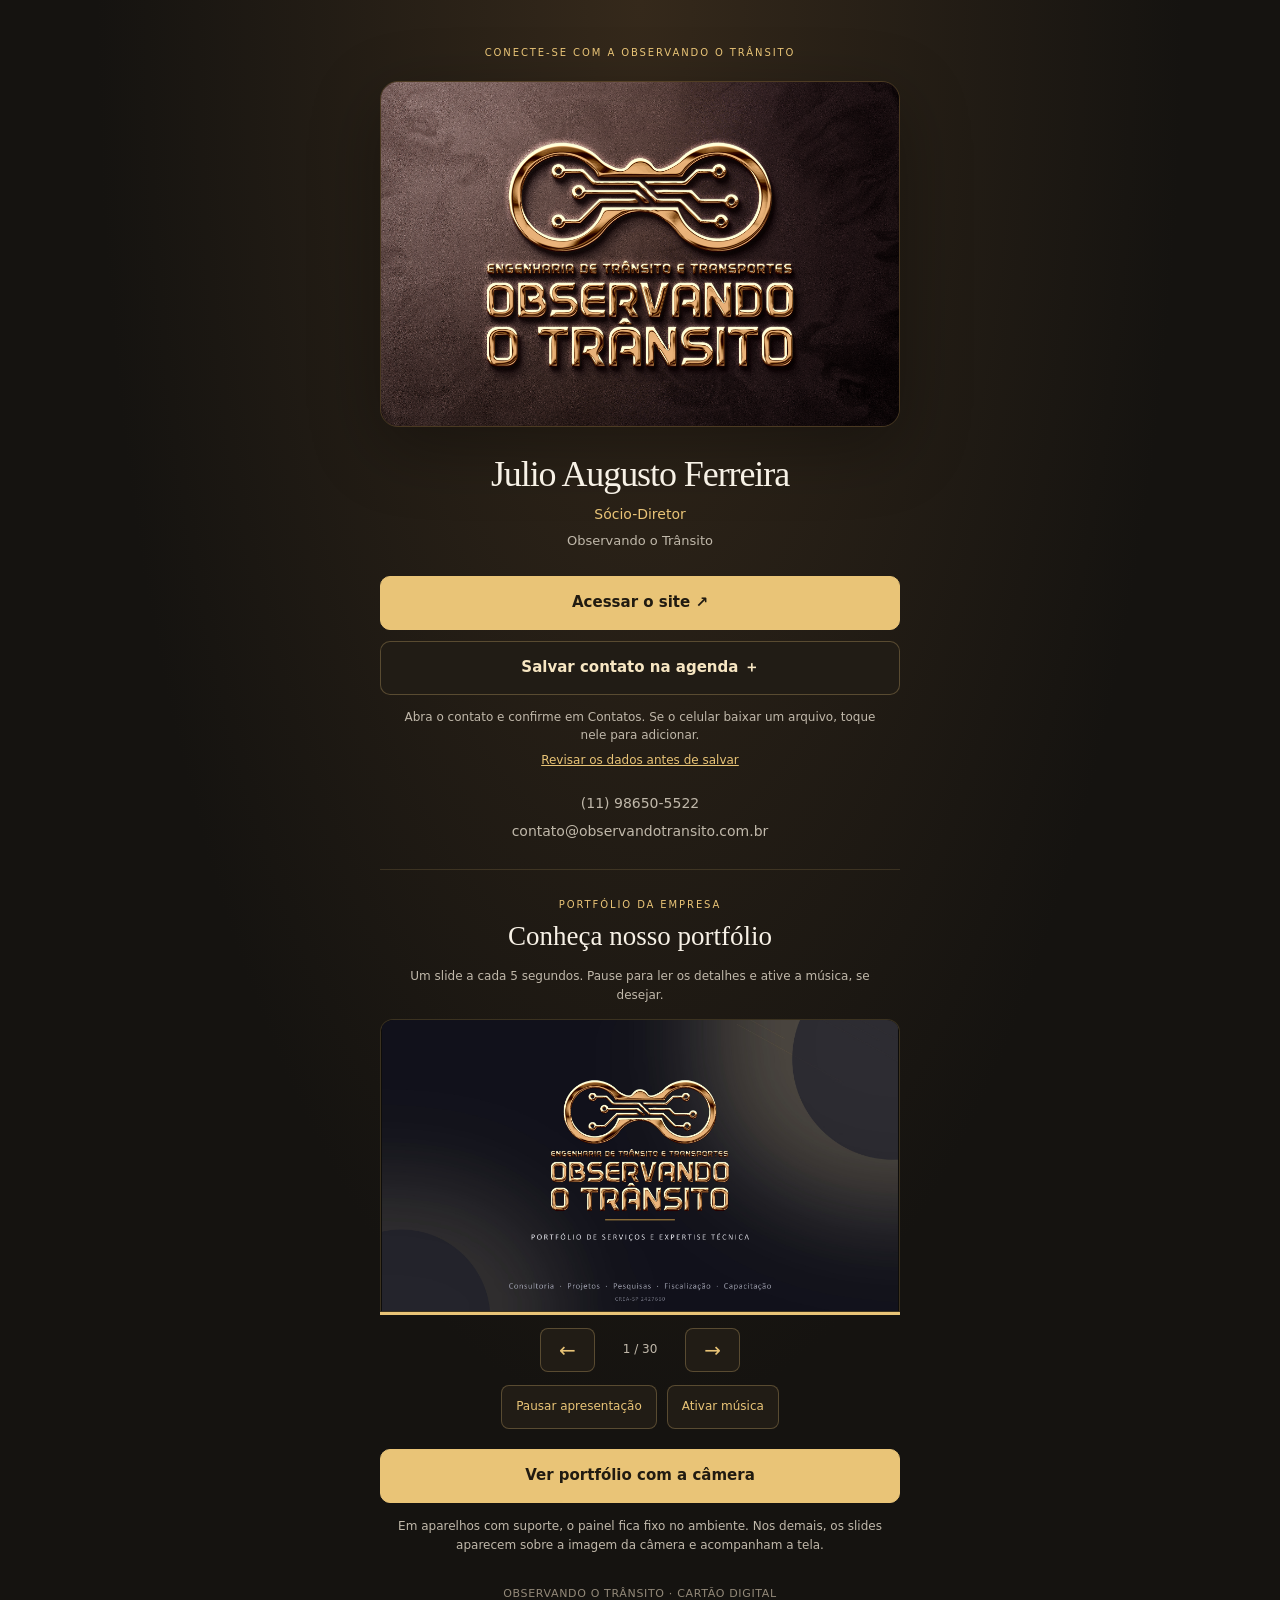
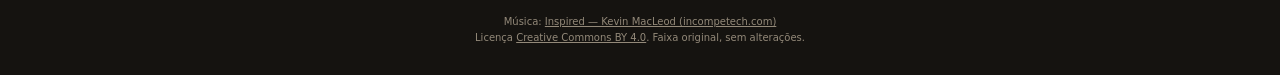
<file: index.html>
<!doctype html><html lang="pt-BR"><head>
<meta charset="utf-8"><meta name="viewport" content="width=device-width,initial-scale=1,viewport-fit=cover"><meta name="theme-color" content="#151310"><meta name="description" content="Cartão digital de Julio Augusto Ferreira. Contato e apresentação de fotos da Observando o Trânsito."><title>Julio Augusto Ferreira | Observando o Trânsito</title><link rel="stylesheet" href="galeria.css?v=4"><script defer src="galeria.js?v=4"></script>
</head><body><main>
<p class="eyebrow">Conecte-se com a Observando o Trânsito</p><img class="brand" src="logotipo-original.png" width="2048" height="1364" alt="Logotipo dourado original da Observando o Trânsito — Engenharia de Trânsito e Transportes">
<header><h1>Julio Augusto Ferreira</h1><p>Sócio-Diretor</p><div class="company">Observando o Trânsito</div></header>
<nav aria-label="Ações principais"><a class="button primary" href="https://www.observandotransito.com.br" target="_blank" rel="noopener noreferrer">Acessar o site ↗</a><a class="button secondary" href="julio-augusto-ferreira.vcf">Salvar contato na agenda ＋</a></nav>
<p class="contact-help">Abra o contato e confirme em Contatos. Se o celular baixar um arquivo, toque nele para adicionar.</p><a class="review" href="contato.html">Revisar os dados antes de salvar</a>
<div class="details"><a href="tel:+5511986505522">(11) 98650-5522</a><a href="mailto:contato@observandotransito.com.br">contato@observandotransito.com.br</a></div>
<section class="gallery" aria-labelledby="gallery-title"><p class="eyebrow">Portfólio da empresa</p><h2 id="gallery-title">Conheça nosso portfólio</h2><p class="hint">Um slide a cada 5 segundos. Pause para ler os detalhes e ative a música, se desejar.</p>
<div class="photo-stage" id="photo-stage"><img id="photo-a" class="photo active" src="portfolio-01.jpg" alt="Slide 1 do portfólio da Observando o Trânsito"><img id="photo-b" class="photo" alt="" aria-hidden="true"><div class="photo-loading" id="photo-loading" hidden>Carregando imagem…</div></div><div class="progress" aria-hidden="true"><span id="progress-fill"></span></div>
<div class="gallery-nav"><button type="button" data-action="previous" aria-label="Slide anterior">←</button><span id="photo-count" aria-live="off">1 / 30</span><button type="button" data-action="next" aria-label="Próximo slide">→</button></div><div class="tools"><button type="button" data-action="pause" aria-pressed="false">Pausar apresentação</button><button type="button" data-action="music" aria-pressed="false">Ativar música</button></div>
<button class="button primary ar-launch" type="button" id="start-experience" disabled>Preparando apresentação…</button><p class="hint" id="experience-info">Verificando os recursos disponíveis no seu navegador.</p><p class="hint" id="gallery-status" role="status"></p></section>
<footer>OBSERVANDO O TRÂNSITO · CARTÃO DIGITAL<br><span style="display:block;margin-top:12px;font-size:10px;letter-spacing:0">Música: <a style="color:inherit" href="https://incompetech.com/music/royalty-free/index.html?isrc=USUAN1600022" target="_blank" rel="noopener noreferrer">Inspired — Kevin MacLeod (incompetech.com)</a><br>Licença <a style="color:inherit" href="https://creativecommons.org/licenses/by/4.0/" target="_blank" rel="noopener noreferrer">Creative Commons BY 4.0</a>. Faixa original, sem alterações.</span></footer></main>
<div id="experience-overlay" class="experience-overlay" role="dialog" aria-modal="true" aria-label="Portfólio com a câmera" hidden><video id="camera-video" autoplay muted playsinline aria-hidden="true"></video><div class="experience-top"><span id="experience-label">Portfólio no seu ambiente</span><button id="close-experience" type="button" aria-label="Fechar apresentação com a câmera">Fechar ×</button></div><div class="camera-frame" id="camera-frame"><img id="camera-photo" src="portfolio-01.jpg" alt="Slide do portfólio"><span id="camera-count">1 / 30</span></div><div class="experience-bottom"><p id="experience-message" role="status"></p><div class="tools"><button type="button" data-action="previous" aria-label="Slide anterior">←</button><button type="button" data-action="pause" aria-pressed="false">Pausar apresentação</button><button type="button" data-action="next" aria-label="Próximo slide">→</button></div><div class="tools"><button type="button" data-action="music" aria-pressed="false">Ativar música</button><button type="button" id="reposition" hidden>Posicionar novamente</button><span id="scale-tools" hidden><button type="button" id="panel-smaller" aria-label="Diminuir tamanho do painel">Diminuir −</button> <button type="button" id="panel-larger" aria-label="Aumentar tamanho do painel">Aumentar ＋</button></span></div></div></div>
<audio id="ambient-music" src="inspired-kevin-macleod.mp3" loop preload="none"></audio><noscript><p class="hint">Ative o JavaScript para ver a sequência de fotos. Os botões de site e contato funcionam normalmente.</p></noscript></body></html>
</file>
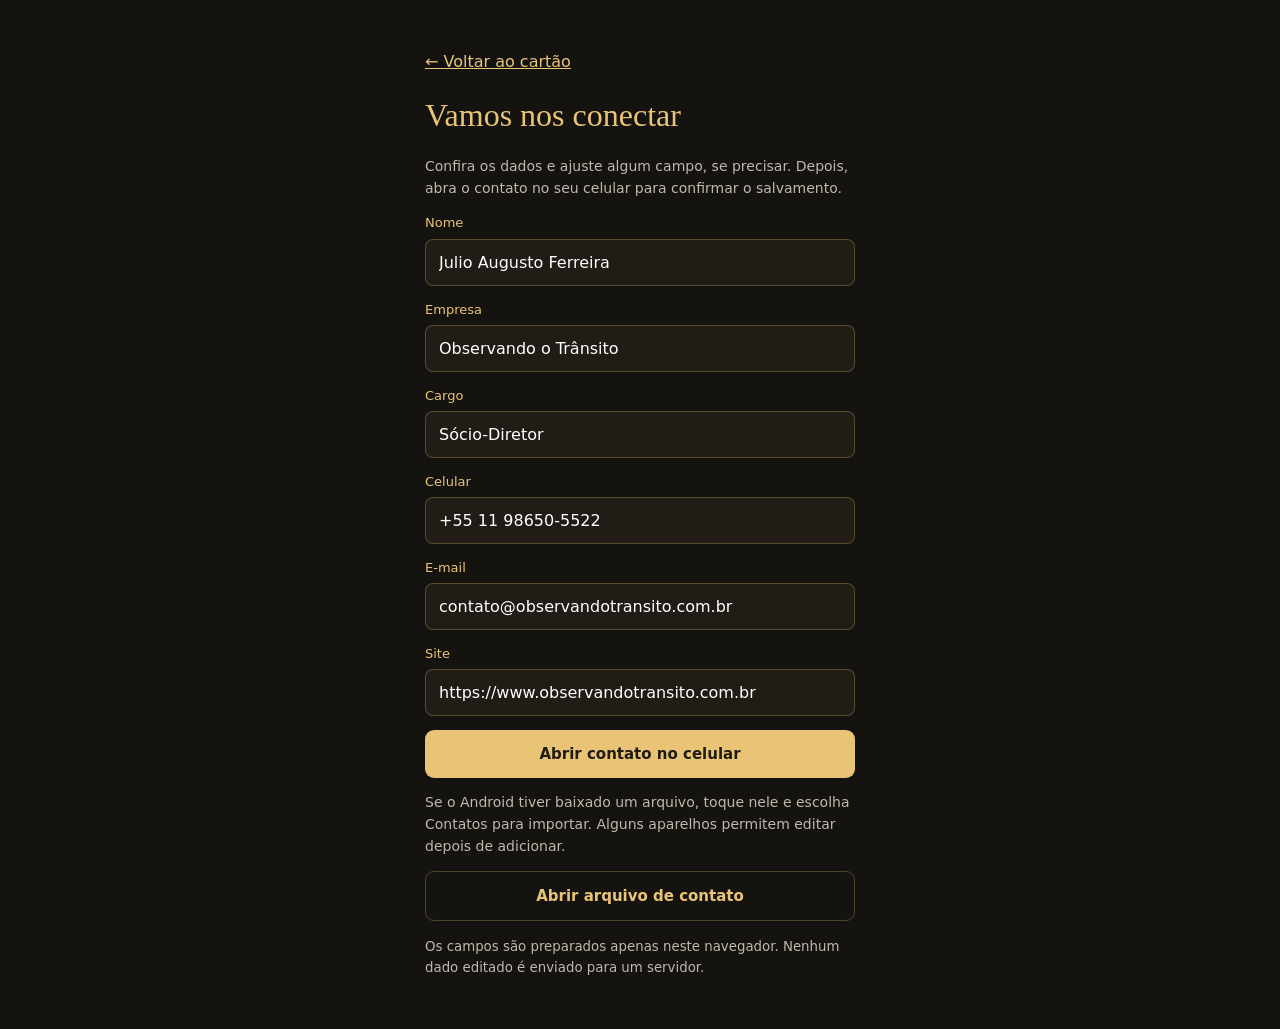
<file: contato.html>
<!doctype html><html lang="pt-BR"><head><meta charset="utf-8"><meta name="viewport" content="width=device-width,initial-scale=1"><meta name="theme-color" content="#151310"><title>Salvar contato | Julio Augusto Ferreira</title>
<style>:root{color-scheme:dark}*{box-sizing:border-box}body{margin:0;background:#151310;color:#f7f1e6;font:16px/1.55 system-ui,sans-serif}main{max-width:470px;margin:30px auto;padding:20px}h1{font:32px/1.2 Georgia,serif;color:#e9c477}p{color:#c0b8aa;font-size:14px}label{display:block;font-size:13px;color:#e9c477;margin:14px 0 5px}input{width:100%;padding:13px;border:1px solid #b799605f;border-radius:8px;background:#211c15;color:#fff;font:16px system-ui}button,.button{display:block;width:100%;text-align:center;padding:15px;margin-top:14px;border:0;border-radius:9px;background:#e9c477;color:#211b11;text-decoration:none;font:600 15px system-ui;cursor:pointer}.secondary{background:transparent;color:#e9c477;border:1px solid #b799605f}a{color:#e9c477}a:focus-visible,button:focus-visible,input:focus-visible{outline:3px solid white;outline-offset:3px}small{display:block;color:#c0b8aa;margin-top:16px}</style></head>
<body><main><a href="./">← Voltar ao cartão</a><h1>Vamos nos conectar</h1><p>Confira os dados e ajuste algum campo, se precisar. Depois, abra o contato no seu celular para confirmar o salvamento.</p>
<form id="contact-form"><label for="name">Nome</label><input id="name" name="name" value="Julio Augusto Ferreira" required autocomplete="off"><label for="company">Empresa</label><input id="company" name="company" value="Observando o Trânsito" autocomplete="off"><label for="title">Cargo</label><input id="title" name="title" value="Sócio-Diretor" autocomplete="off"><label for="phone">Celular</label><input id="phone" name="phone" value="+55 11 98650-5522" type="tel" autocomplete="off"><label for="email">E-mail</label><input id="email" name="email" value="contato@observandotransito.com.br" type="email" autocomplete="off"><label for="website">Site</label><input id="website" name="website" value="https://www.observandotransito.com.br" type="url" autocomplete="off"><button type="submit">Abrir contato no celular</button></form>
<p id="message" role="status">Se o Android tiver baixado um arquivo, toque nele e escolha Contatos para importar. Alguns aparelhos permitem editar depois de adicionar.</p>
<a class="button secondary" id="download" href="julio-augusto-ferreira.vcf">Abrir arquivo de contato</a><small>Os campos são preparados apenas neste navegador. Nenhum dado editado é enviado para um servidor.</small>
<script>
const form=document.querySelector('form'),link=document.querySelector('#download'),message=document.querySelector('#message');let previousUrl;
const esc=value=>value.replace(/\\/g,'\\\\').replace(/\r?\n/g,'\\n').replace(/;/g,'\\;').replace(/,/g,'\\,');
form.addEventListener('submit',async event=>{
 event.preventDefault();const data=Object.fromEntries(new FormData(form));
 const text=['BEGIN:VCARD','VERSION:3.0','FN:'+esc(data.name),'N:;'+esc(data.name)+';;;','ORG:'+esc(data.company),'TITLE:'+esc(data.title),'TEL;TYPE=CELL:'+esc(data.phone),'EMAIL;TYPE=INTERNET,WORK:'+esc(data.email),'URL:'+esc(data.website),'END:VCARD',''].join('\r\n');
 const file=new File([text],'Julio-Augusto-Ferreira.vcf',{type:'text/vcard'});
 if(previousUrl)URL.revokeObjectURL(previousUrl);previousUrl=URL.createObjectURL(file);link.href=previousUrl;link.download='Julio-Augusto-Ferreira.vcf';link.textContent='Abrir arquivo com os dados revisados';
 if(navigator.canShare&&navigator.canShare({files:[file]})){
  try{await navigator.share({files:[file],title:data.name});message.textContent='Se Contatos aparecer entre as opções, escolha esse aplicativo e confirme o salvamento.';return}catch(error){if(error.name==='AbortError'){message.textContent='Você pode tentar novamente ou abrir o arquivo abaixo.';return}}
 }
 link.click();message.textContent='Toque no arquivo de contato que abriu ou foi baixado e escolha Contatos. Confira os dados e confirme a importação.';
});
</script></main></body></html>
</file>
<file: galeria.css>
:root{color-scheme:dark;--gold:#e9c477;--muted:#c0b8aa;--bg:#151310}*{box-sizing:border-box}[hidden]{display:none!important}body{margin:0;background:radial-gradient(ellipse at 50% 0,#35291b 0,var(--bg) 60%);color:#f7f1e6;font:16px/1.55 system-ui,-apple-system,BlinkMacSystemFont,"Segoe UI",sans-serif;min-height:100svh}main{width:min(100% - 40px,520px);margin:auto;padding:34px 0 30px}.eyebrow{text-transform:uppercase;letter-spacing:.19em;font-size:10px;color:var(--gold);text-align:center;margin:0 0 20px}.brand{display:block;width:100%;height:auto;border-radius:18px;border:1px solid #94703b55;box-shadow:0 20px 70px #0005}header{text-align:center;margin:27px 0 25px}h1{font-family:Georgia,serif;font-size:clamp(28px,7vw,36px);font-weight:400;line-height:1.15;letter-spacing:-.03em;margin:0 0 8px}header p{margin:0;color:var(--gold);font-size:14px}.company{color:var(--muted);font-size:13px;margin-top:5px}nav{display:grid;gap:11px}.button{display:flex;justify-content:center;align-items:center;min-height:54px;width:100%;padding:13px 18px;border-radius:10px;font:600 15px/1.4 system-ui;text-decoration:none;cursor:pointer}.primary{background:var(--gold);color:#211b11;border:1px solid var(--gold)}.secondary{border:1px solid #b799605f;color:#f7e6c2;background:#211c15}a:hover,button:hover{filter:brightness(1.12)}a:focus-visible,button:focus-visible{outline:3px solid white;outline-offset:4px}button:disabled{opacity:.65;cursor:wait}.contact-help{font-size:12px;color:var(--muted);text-align:center;margin:13px 12px 6px}.review{display:block;text-align:center;color:var(--gold);font-size:12px}.details{display:grid;gap:6px;text-align:center;margin:24px 0}.details a{color:var(--muted);text-decoration:none;font-size:14px;overflow-wrap:anywhere}.gallery{border-top:1px solid #b7996033;padding-top:27px;margin-top:26px}.gallery .eyebrow{margin-bottom:8px}h2{text-align:center;font:400 27px/1.2 Georgia,serif;margin:0 0 14px}.hint{font-size:12px;line-height:1.6;color:var(--muted);text-align:center;margin:14px 12px}.photo-stage{position:relative;aspect-ratio:16/10;background:#0d0c0a;overflow:hidden;border-radius:13px 13px 0 0;border:1px solid #b7996044}.photo{position:absolute;inset:0;width:100%;height:100%;object-fit:contain;opacity:0;transition:opacity .45s ease}.photo.active{opacity:1}.photo-loading{position:absolute;inset:0;display:grid;place-items:center;background:#151310bb;font-size:13px}.progress{height:3px;background:#463a27;overflow:hidden}.progress span{display:block;height:100%;background:var(--gold);width:0}.gallery-nav{display:flex;align-items:center;justify-content:center;gap:28px;margin-top:13px;font-size:12px;color:var(--muted)}.gallery-nav button,.tools button,.experience-top button{background:#211c15;border:1px solid #b799605f;border-radius:8px;padding:10px 14px;color:#e9c477;font:500 12px/1.4 system-ui;min-height:44px;cursor:pointer}.gallery-nav button{font-size:20px;padding:5px 18px}.tools{display:flex;justify-content:center;gap:10px;flex-wrap:wrap;margin:13px 0}.ar-launch{margin-top:20px}footer{text-align:center;color:#938979;font-size:11px;margin-top:30px;letter-spacing:.06em}.experience-overlay{position:fixed;inset:0;z-index:999;background:#090909;display:flex;flex-direction:column;justify-content:space-between;padding:max(16px,env(safe-area-inset-top)) 16px max(16px,env(safe-area-inset-bottom));isolation:isolate}.experience-overlay.xr-mode{background:transparent}.experience-top{display:flex;align-items:center;justify-content:space-between;gap:10px;z-index:2}.experience-top span{font-size:12px;background:#151310c9;padding:10px;border-radius:8px;color:#f7e6c2}#camera-video{position:absolute;inset:0;width:100%;height:100%;object-fit:cover;z-index:-1}.camera-frame{width:min(96vw,1100px);aspect-ratio:16/10;position:absolute;left:50%;top:46%;transform:translate(-50%,-50%);background:#151310;border:3px solid var(--gold);border-radius:8px;box-shadow:0 16px 60px #0009}.camera-frame img{width:100%;height:100%;object-fit:contain}.camera-frame span{position:absolute;bottom:0;left:0;right:0;text-align:center;background:#000b;color:#e9c477;font-size:11px;padding:4px}.experience-bottom{z-index:2;background:#151310d9;border-radius:12px;padding:10px;max-width:550px;align-self:center;width:100%}.experience-bottom p{font-size:12px;text-align:center;margin:3px 4px;color:#f7e6c2}.experience-bottom .tools{margin:8px 0}.xr-mode #camera-video,.xr-mode .camera-frame{display:none}.xr-canvas{position:fixed;inset:0;width:100%;height:100%;z-index:998;pointer-events:none}body.experience-open{overflow:hidden}@media(prefers-reduced-motion:reduce){.photo{transition:none}}@media(min-width:700px){main{padding-top:45px}}

#scale-tools{display:inline-flex;gap:6px}.gallery .photo-stage{aspect-ratio:16/9}.camera-frame{width:min(96vw,1100px)}
</file>
